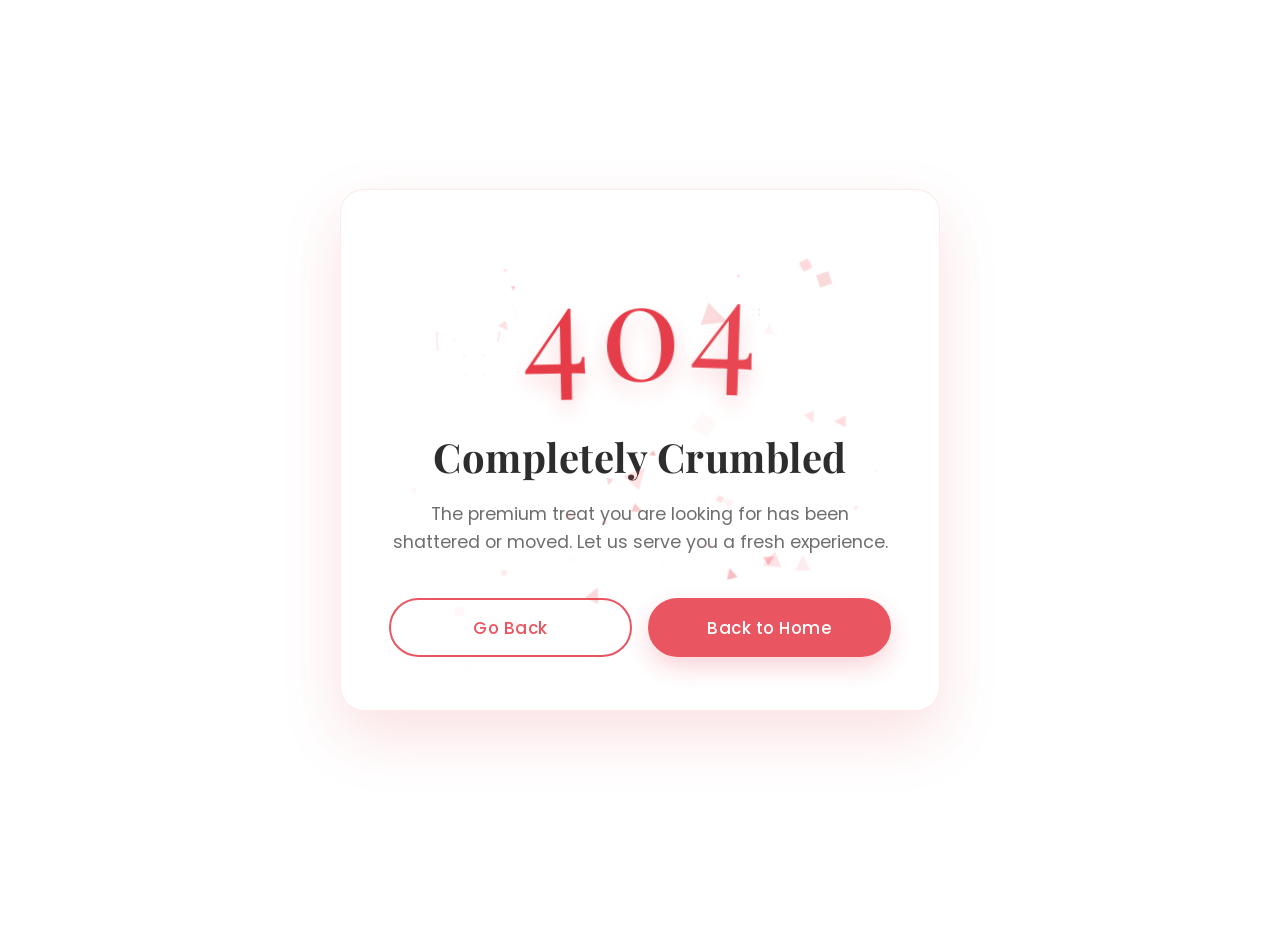
<file: 404page.html>
<!DOCTYPE html>
<html lang="en">

<head>
    <meta charset="UTF-8">
    <meta name="viewport" content="width=device-width, initial-scale=1.0">
    <title>404 - Page Not Found | Stackly Bakery</title>
    <link
        href="https://fonts.googleapis.com/css2?family=Playfair+Display:ital,wght@0,700;1,700&family=Poppins:wght@300;400;500;600&display=swap"
        rel="stylesheet">
    <style>
        * {
            margin: 0;
            padding: 0;
            box-sizing: border-box;
        }

         
        html {
            overflow: hidden;
            width: 100%;
            height: 100%;
        }

        body {
            font-family: 'Poppins', sans-serif;
            height: 100vh;
            height: 100dvh;
             
            width: 100%;
            display: flex;
            align-items: center;
            justify-content: center;
            position: fixed;
             
            top: 0;
            left: 0;
            padding: 1rem;
            overflow: hidden;
             
             
        }

        .bg-image {
            position: absolute;
            inset: -5%;
            background: url('https://images.unsplash.com/photo-1565958011703-44f9829ba187?ixlib=rb-4.0.3&auto=format&fit=crop&w=1920&q=80') center/cover no-repeat;
            z-index: 0;
        }

        .bg-overlay {
            position: absolute;
            inset: 0;
             
            backdrop-filter: blur(8px);
            -webkit-backdrop-filter: blur(8px);
            z-index: 1;
        }

        .card {
            background: #ffffff;
            width: 100%;
            max-width: 600px;
            padding: 3.5rem 3rem;
            border-radius: 24px;
            text-align: center;
            position: relative;
            z-index: 2;
            box-shadow: 0 25px 60px rgba(230, 57, 70, 0.15);
            opacity: 0;
            visibility: hidden;
            border: 1px solid rgba(230, 57, 70, 0.1);
        }

        .shatter-container {
            position: relative;
            height: 160px;
            display: flex;
            align-items: center;
            justify-content: center;
            margin-bottom: 1.5rem;
        }

        .error-digits {
            display: flex;
            gap: 10px;
            z-index: 2;
        }

        .digit {
            font-family: 'Playfair Display', serif;
            font-size: clamp(4.5rem, 15vw, 8.5rem);
            color: #E63946;
            line-height: 1;
            text-shadow: 0 10px 20px rgba(230, 57, 70, 0.2);
            display: inline-block;
        }

        .shard {
            position: absolute;
            background: #E63946;
            top: 50%;
            left: 50%;
            transform-origin: center;
            z-index: 1;
        }

        h2 {
            font-family: 'Playfair Display', serif;
            font-size: clamp(1.6rem, 5vw, 2.5rem);
            color: #2B2B2B;
            margin-bottom: 1rem;
            letter-spacing: 0.5px;
        }

        p {
            font-size: clamp(0.95rem, 3vw, 1.1rem);
            color: #666666;
            line-height: 1.6;
            margin-bottom: 2.5rem;
            font-weight: 400;
        }

        .btn-group {
            display: flex;
            gap: 1rem;
            justify-content: center;
            width: 100%;
        }

        .btn {
            padding: 0.9rem 2rem;
            border-radius: 50px;
            font-weight: 500;
            font-size: clamp(0.9rem, 2.5vw, 1.05rem);
            text-decoration: none;
            transition: all 0.4s cubic-bezier(0.165, 0.84, 0.44, 1);
            flex: 1;
            display: inline-flex;
            justify-content: center;
            align-items: center;
            letter-spacing: 0.5px;
            white-space: nowrap;
        }

        .btn-outline {
            border: 2px solid #E63946;
            color: #E63946;
            background: #ffffff;
        }

        .btn-outline:hover {
            background: #E63946;
            color: #ffffff;
            transform: translateY(-4px);
            box-shadow: 0 10px 20px rgba(230, 57, 70, 0.2);
        }

        .btn-solid {
            border: 2px solid #E63946;
            background: #E63946;
            color: #ffffff;
            box-shadow: 0 10px 25px rgba(230, 57, 70, 0.25);
        }

        .btn-solid:hover {
            background: #ffffff;
            color: #E63946;
            transform: translateY(-4px);
            box-shadow: 0 15px 35px rgba(230, 57, 70, 0.3);
        }

         
        @media screen and (max-width: 768px) {
            .card {
                padding: 3rem 2rem;
            }
        }

        @media screen and (max-width: 480px) {
            .card {
                padding: 2.5rem 1.25rem;
                border-radius: 20px;
                max-width: 90%;
                 
            }

            .shatter-container {
                height: 110px;
                margin-bottom: 1rem;
            }

            .btn-group {
                flex-direction: column;
                gap: 0.85rem;
            }

            .btn {
                width: 100%;
                padding: 0.85rem 1.5rem;
            }

            p {
                margin-bottom: 2rem;
            }
        }
    </style>
</head>

<body>

    <div class="bg-image"></div>
    <div class="bg-overlay"></div>

    <div class="card">
        <div class="shatter-container" id="shatterBox">
            <div class="error-digits">
                <div class="digit">4</div>
                <div class="digit">0</div>
                <div class="digit">4</div>
            </div>
        </div>
        <h2 class="gsap-text">Completely Crumbled</h2>
        <p class="gsap-text">The premium treat you are looking for has been shattered or moved. Let us serve you a fresh
            experience.</p>

        <div class="btn-group gsap-text">
            <a href="javascript:history.back()" class="btn btn-outline">Go Back</a>
             
            <a href="index.html" class="btn btn-solid">Back to Home</a>
        </div>
    </div>

     
    <script src="https://cdnjs.cloudflare.com/ajax/libs/gsap/3.12.2/gsap.min.js"></script>
    <script>
        document.addEventListener("DOMContentLoaded", () => {
            gsap.to(".bg-image", {
                scale: 1.1,
                duration: 20,
                ease: "sine.inOut",
                yoyo: true,
                repeat: -1
            });

            gsap.set(".card", { visibility: "visible" });

            gsap.fromTo(".card",
                { opacity: 0, y: 60, scale: 0.95 },
                { opacity: 1, y: 0, scale: 1, duration: 1.2, ease: "power4.out" }
            );

            gsap.fromTo(".gsap-text",
                { opacity: 0, y: 20 },
                { opacity: 1, y: 0, duration: 1, stagger: 0.15, ease: "power2.out", delay: 0.6 }
            );

            const shatterBox = document.getElementById('shatterBox');
            const colors = ['#E63946', '#FF4D5A', '#FFFFFF', '#FFB3B8'];
            const shards = [];

 
            const isMobile = window.innerWidth <= 480;
            const shardCount = isMobile ? 25 : 45;

            for (let i = 0; i < shardCount; i++) {
                const shard = document.createElement('div');
                shard.classList.add('shard');

                const size = Math.random() * 12 + 5;
                shard.style.width = `${size}px`;
                shard.style.height = `${size}px`;
                shard.style.backgroundColor = colors[Math.floor(Math.random() * colors.length)];

                const clipPaths = [
                    'polygon(50% 0%, 0% 100%, 100% 100%)',
                    'polygon(0 0, 100% 0, 50% 100%)',
                    'polygon(0 50%, 100% 0, 100% 100%)',
                    'polygon(50% 0%, 100% 50%, 50% 100%, 0% 50%)'
                ];
                shard.style.clipPath = clipPaths[Math.floor(Math.random() * clipPaths.length)];

                if (shard.style.backgroundColor === 'rgb(255, 255, 255)') {
                    shard.style.border = '1px solid #E63946';
                }

                shatterBox.appendChild(shard);
                shards.push(shard);
            }

            const scatterDistance = isMobile ? 250 : 500;

            gsap.fromTo(shards,
                { x: 0, y: 0, rotation: 0, opacity: 1, scale: 0 },
                {
                    x: () => (Math.random() - 0.5) * scatterDistance,
                    y: () => (Math.random() - 0.2) * scatterDistance,
                    rotation: () => Math.random() * 720 - 360,
                    opacity: 0,
                    scale: () => Math.random() * 1.5 + 0.5,
                    duration: () => Math.random() * 1.5 + 1.5,
                    ease: "power3.out",
                    delay: 0.3,
                    stagger: 0.01
                }
            );

            gsap.fromTo(".digit",
                { y: -100, opacity: 0, rotation: () => Math.random() * -30 },
                {
                    y: 0,
                    opacity: 1,
                    rotation: () => (Math.random() - 0.5) * 15,
                    duration: 1.2,
                    ease: "bounce.out",
                    delay: 0.2,
                    stagger: 0.1
                }
            );
        });
    </script>
</body>

</html>
</file>
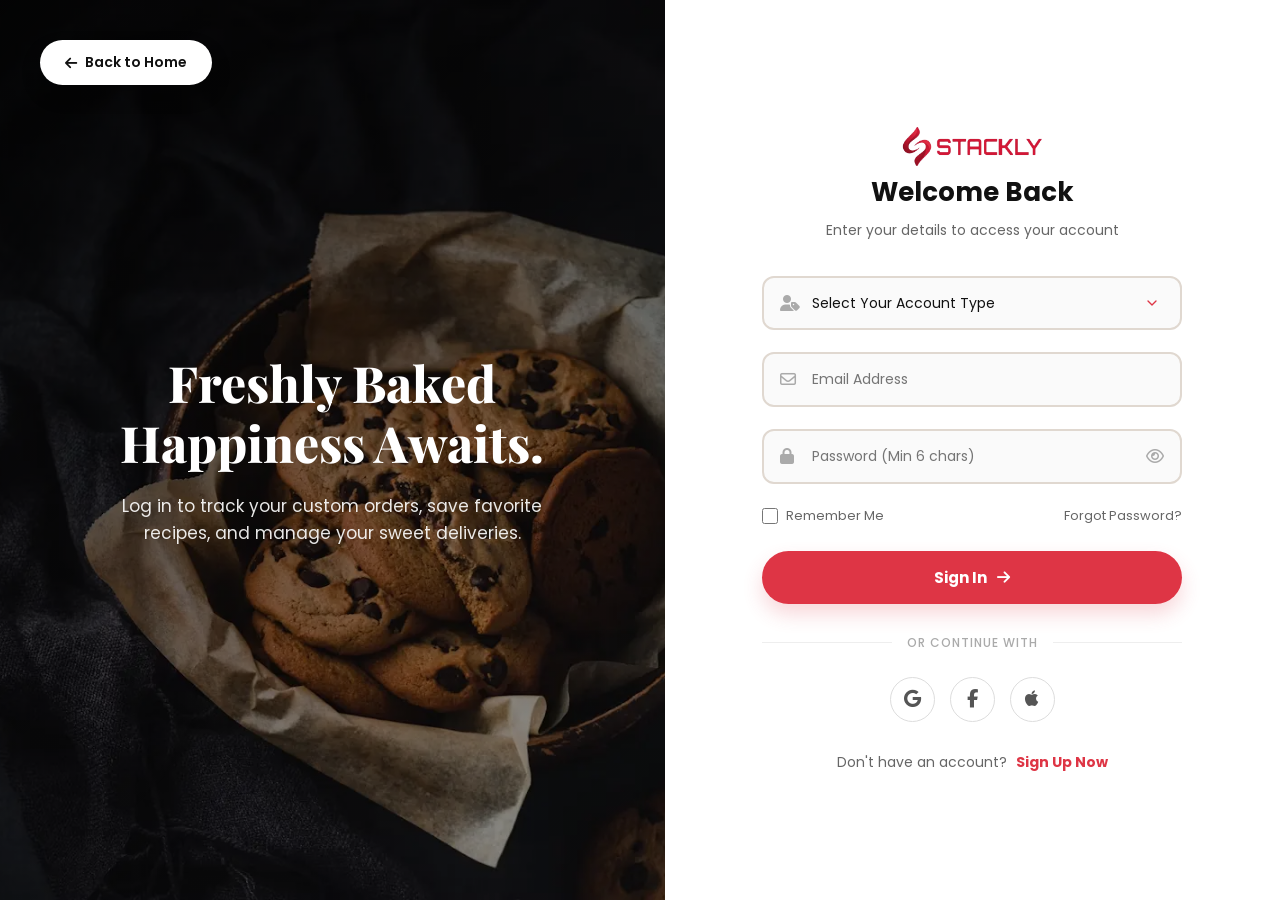
<file: login.html>
<!DOCTYPE html>
<html lang="en">

<head>
    <meta charset="UTF-8">
    <meta name="viewport" content="width=device-width, initial-scale=1.0">
    <title>Login | Sweet Crumbs Bakery</title>


    <link
        href="https://fonts.googleapis.com/css2?family=Playfair+Display:wght@500;700;800&family=Poppins:wght@300;400;500;600;700&display=swap"
        rel="stylesheet">


    <link rel="stylesheet" href="https://cdnjs.cloudflare.com/ajax/libs/font-awesome/6.4.0/css/all.min.css">


    <script src="https://cdnjs.cloudflare.com/ajax/libs/gsap/3.12.2/gsap.min.js"></script>

    <style>
        :root {
            --primary-red: #de3545;
            --dark-text: #111111;
            --gray-text: #666666;
            --bg-cream: #fcf9f5;
            --error-red: #e74c3c;
            --input-border: #e0d8d0;

            --font-title: 'Playfair Display', serif;
            --font-text: 'Poppins', sans-serif;
        }

        * {
            margin: 0;
            padding: 0;
            box-sizing: border-box;
        }

        body {
            font-family: var(--font-text);
            background-color: var(--bg-cream);
            color: var(--dark-text);
            min-height: 100vh;
            display: flex;
            overflow-x: hidden;
        }

        .login-section {
            display: flex;
            width: 100%;
            min-height: 100vh;
            position: relative;
        }


        .login-left {
            flex: 1.2;
            position: relative;
            background: url('./asset/a17.webp') center/cover no-repeat;
            display: flex;
            align-items: center;
            justify-content: center;
            padding: 40px;
        }

        .login-left::before {
            content: '';
            position: absolute;
            top: 0;
            left: 0;
            width: 100%;
            height: 100%;
            background: linear-gradient(135deg, rgba(0, 0, 0, 0.8) 0%, rgba(0, 0, 0, 0.3) 100%);
        }


        .back-home {
            position: absolute;
            top: 40px;
            left: 40px;
            font-size: 14px;
            font-weight: 600;
            color: #111;
            text-decoration: none;
            display: flex;
            align-items: center;
            gap: 8px;
            background: #ffffff;
            padding: 12px 25px;
            border-radius: 50px;
            transition: all 0.3s ease;
            z-index: 5;
            box-shadow: 0 10px 20px rgba(0, 0, 0, 0.2);
        }

        .back-home:hover {
            background: var(--primary-red);
            color: #ffffff;
            transform: translateY(-3px);
            box-shadow: 0 15px 25px rgba(222, 53, 69, 0.4);
        }


        .left-content {
            position: relative;
            z-index: 2;
            color: #ffffff;
            text-align: center;
            animation: floatUpDown 4s ease-in-out infinite;
        }

        @keyframes floatUpDown {

            0%,
            100% {
                transform: translateY(0);
            }

            50% {
                transform: translateY(-15px);
            }
        }

        .left-content h2 {
            font-family: var(--font-title);
            font-size: 50px;
            font-weight: 800;
            line-height: 1.2;
            margin-bottom: 20px;
        }

        .left-content p {
            font-size: 17px;
            color: rgba(255, 255, 255, 0.9);
            max-width: 450px;
            margin: 0 auto;
            line-height: 1.6;
        }


        .login-right {
            flex: 1;
            background: #ffffff;
            display: flex;
            align-items: center;
            justify-content: center;
            padding: 40px 5%;
            position: relative;
        }

        .form-wrapper {
            width: 100%;
            max-width: 420px;
        }


        .form-header {
            text-align: center;
            margin-bottom: 35px;
        }

        .temp-logo {
            font-size: 32px;
            font-weight: 800;
            color: var(--primary-red);
            margin-bottom: 10px;
            display: inline-block;
            font-family: var(--font-title);
        }

        .temp-logo i {
            margin-right: 5px;
        }

        .form-header h3 {
            font-size: 26px;
            font-weight: 700;
            margin-bottom: 8px;
            color: #111;
        }

        .form-header p {
            font-size: 14px;
            color: var(--gray-text);
        }


        .input-group {
            margin-bottom: 22px;
            position: relative;
        }

        .input-wrapper {
            position: relative;
            width: 100%;
        }

        .input-wrapper i.left-icon {
            position: absolute;
            left: 18px;
            top: 50%;
            transform: translateY(-50%);
            color: #aaa;
            font-size: 16px;
            transition: color 0.3s;
        }

        .input-wrapper select,
        .input-wrapper input {
            width: 100%;
            padding: 15px 20px 15px 48px;
            border: 2px solid var(--input-border);
            border-radius: 12px;
            font-size: 14px;
            font-family: var(--font-text);
            color: var(--dark-text);
            background: #fafafa;
            outline: none;
            transition: all 0.3s ease;
        }

        .input-wrapper select {
            appearance: none;
            cursor: pointer;
            background-image: url("data:image/svg+xml;charset=UTF-8,%3Csvg xmlns='http://www.w3.org/2000/svg' viewBox='0 0 24 24' fill='none' stroke='%23de3545' stroke-width='2' stroke-linecap='round' stroke-linejoin='round'%3E%3Cpolyline points='6 9 12 15 18 9'%3E%3C/polyline%3E%3C/svg%3E");
            background-repeat: no-repeat;
            background-position: right 20px center;
            background-size: 16px;
        }

        .input-wrapper input:focus,
        .input-wrapper select:focus {
            border-color: var(--primary-red);
            background: #ffffff;
            box-shadow: 0 5px 15px rgba(222, 53, 69, 0.1);
        }

        .input-wrapper input:focus~i.left-icon,
        .input-wrapper select:focus~i.left-icon {
            color: var(--primary-red);
        }

        input[type="password"]::-ms-reveal,
        input[type="password"]::-ms-clear {
            display: none !important;
        }

        .toggle-password {
            position: absolute;
            right: 18px;
            top: 50%;
            transform: translateY(-50%);
            color: #aaa;
            cursor: pointer;
            font-size: 16px;
            transition: color 0.3s;
        }

        .toggle-password:hover {
            color: var(--primary-red);
        }


        .error-message {
            color: var(--error-red);
            font-size: 12px;
            margin-top: 6px;
            margin-left: 5px;
            font-weight: 500;
            display: none;
        }

        .input-group.error .input-wrapper input,
        .input-group.error .input-wrapper select {
            border-color: var(--error-red);
            background: #fff5f5;
            animation: shake 0.4s ease-in-out;
        }

        .input-group.error .error-message {
            display: block;
        }

        .input-group.error .input-wrapper i.left-icon {
            color: var(--error-red);
        }

        @keyframes shake {

            0%,
            100% {
                transform: translateX(0);
            }

            25%,
            75% {
                transform: translateX(-5px);
            }

            50% {
                transform: translateX(5px);
            }
        }


        .form-options {
            display: flex;
            justify-content: space-between;
            align-items: center;
            margin-bottom: 25px;
            font-size: 13px;
        }

        .remember {
            display: flex;
            align-items: center;
            gap: 8px;
            color: var(--gray-text);
            cursor: pointer;
        }

        .remember input {
            accent-color: var(--primary-red);
            width: 16px;
            height: 16px;
            cursor: pointer;
        }

        .forgot-link {
            color: var(--gray-text);
            text-decoration: none;
            transition: color 0.3s;
        }

        .forgot-link:hover {
            color: var(--primary-red);
        }

        .submit-btn {
            width: 100%;
            padding: 15px;
            background-color: var(--primary-red);
            color: #fff;
            border: none;
            border-radius: 50px;
            font-family: var(--font-text);
            font-weight: 700;
            font-size: 15px;
            cursor: pointer;
            transition: all 0.3s;
            display: flex;
            justify-content: center;
            align-items: center;
            gap: 10px;
            box-shadow: 0 10px 20px rgba(222, 53, 69, 0.2);
        }

        .submit-btn:hover {
            background-color: #c82333;
            transform: translateY(-3px);
            box-shadow: 0 15px 25px rgba(222, 53, 69, 0.3);
        }


        .divider {
            display: flex;
            align-items: center;
            text-align: center;
            margin: 30px 0 25px;
            color: #aaa;
            font-size: 12px;
            font-weight: 500;
            letter-spacing: 1px;
            text-transform: uppercase;
        }

        .divider::before,
        .divider::after {
            content: '';
            flex: 1;
            border-bottom: 1px solid #eee;
        }

        .divider:not(:empty)::before {
            margin-right: 15px;
        }

        .divider:not(:empty)::after {
            margin-left: 15px;
        }

        .social-logins {
            display: flex;
            justify-content: center;
            gap: 15px;
        }

        .social-btn {
            width: 45px;
            height: 45px;
            border-radius: 50%;
            background: #ffffff;
            border: 1px solid #ddd;
            display: flex;
            align-items: center;
            justify-content: center;
            color: #555;
            font-size: 18px;
            text-decoration: none;
            transition: all 0.3s ease;
        }

        .social-btn:hover {
            background-color: var(--primary-red);
            border-color: var(--primary-red);
            color: #fff;
            transform: translateY(-3px);
        }

        .signup-link {
            text-align: center;
            margin-top: 30px;
            font-size: 14px;
            color: var(--gray-text);
        }

        .signup-link a {
            color: var(--primary-red);
            font-weight: 700;
            text-decoration: none;
            margin-left: 5px;
        }

        .signup-link a:hover {
            text-decoration: underline;
        }

        @media screen and (max-width: 992px) {
            .login-left {
                position: absolute;
                top: 0;
                left: 0;
                width: 100%;
                height: 100%;
                z-index: 1;
                padding: 20px;
                align-items: flex-start;
            }

            .left-content {
                display: none;
            }

            .back-home {
                top: 20px;
                left: 20px;
                padding: 10px 20px;
                font-size: 13px;
            }

            .login-right {
                background: transparent;
                z-index: 2;
                padding: 100px 5% 40px;
                min-height: 100vh;
                align-items: center;
            }

            .form-wrapper {
                background: rgba(255, 255, 255, 0.95);
                backdrop-filter: blur(15px);
                -webkit-backdrop-filter: blur(15px);
                padding: 40px 30px;
                border-radius: 20px;
                box-shadow: 0 20px 50px rgba(0, 0, 0, 0.3);
            }
        }

        @media screen and (max-width: 576px) {
            .form-wrapper {
                padding: 35px 20px;
            }

            .form-header h3 {
                font-size: 24px;
            }

            .back-home {
                background: rgba(255, 255, 255, 0.9);
            }
        }

        .logo {
            width: 140px;
        }
    </style>
</head>

<body>

    <div class="login-section">


        <div class="login-left gs-left">


            <a href="index.html" class="back-home"><i class="fas fa-arrow-left"></i> Back to Home</a>


            <div class="left-content">
                <h2>Freshly Baked <br>Happiness Awaits.</h2>
                <p>Log in to track your custom orders, save favorite recipes, and manage your sweet deliveries.</p>
            </div>
        </div>


        <div class="login-right gs-right">

            <div class="form-wrapper">

                <div class="form-header">
                    <a href="index.html"><img src="./asset/redlogo.webp" alt="logo" class="logo"></a>
                    <h3>Welcome Back</h3>
                    <p>Enter your details to access your account</p>
                </div>

                <form id="bakeryLoginForm" novalidate>


                    <div class="input-group" id="roleGroup">
                        <div class="input-wrapper">
                            <i class="fas fa-user-tag left-icon"></i>
                            <select id="role">
                                <option value="" disabled selected>Select Your Account Type</option>
                                <option value="customer">Customer (Order & Track Cakes)</option>
                                <option value="admin">Bakery Staff (Manage Orders)</option>
                            </select>
                        </div>
                        <div class="error-message" id="roleError">Please select your account type.</div>
                    </div>


                    <div class="input-group" id="emailGroup">
                        <div class="input-wrapper">
                            <i class="far fa-envelope left-icon"></i>
                            <input type="email" id="email" placeholder="Email Address" autocomplete="off">
                        </div>
                        <div class="error-message" id="emailError">Please enter a valid email address.</div>
                    </div>


                    <div class="input-group" id="passwordGroup">
                        <div class="input-wrapper">
                            <i class="fas fa-lock left-icon"></i>
                            <input type="password" id="password" placeholder="Password (Min 6 chars)">
                            <i class="far fa-eye toggle-password" id="togglePassword"></i>
                        </div>
                        <div class="error-message" id="passwordError">Password must be at least 6 characters.</div>
                    </div>


                    <div class="form-options">
                        <label class="remember">
                            <input type="checkbox"> Remember Me
                        </label>
                        <a href="404page.html" class="forgot-link">Forgot Password?</a>
                    </div>


                    <button type="submit" class="submit-btn">
                        <span>Sign In</span> <i class="fas fa-arrow-right"></i>
                    </button>
                </form>

                <div class="divider">Or Continue With</div>

                <div class="social-logins">
                    <a href="404page.html" class="social-btn"><i class="fab fa-google"></i></a>
                    <a href="404page.html" class="social-btn"><i class="fab fa-facebook-f"></i></a>
                    <a href="404page.html" class="social-btn"><i class="fab fa-apple"></i></a>

                </div>

                <div class="signup-link">
                    Don't have an account? <a href="signup.html">Sign Up Now</a>
                </div>

            </div>
        </div>

    </div>


    <script>
        document.addEventListener("DOMContentLoaded", () => {


            const isMobile = window.innerWidth <= 992;

            if (!isMobile) {

                gsap.fromTo(".gs-left",
                    { opacity: 0, x: -50 },
                    { opacity: 1, x: 0, duration: 1, ease: "power3.out" }
                );
                gsap.fromTo(".gs-right",
                    { opacity: 0, x: 50 },
                    { opacity: 1, x: 0, duration: 1, ease: "power3.out", delay: 0.2 }
                );
            } else {

                gsap.fromTo(".form-wrapper",
                    { opacity: 0, y: 30 },
                    { opacity: 1, y: 0, duration: 0.8, ease: "power3.out", delay: 0.2 }
                );
            }


            gsap.fromTo(".form-wrapper > *",
                { opacity: 0, y: 20 },
                { opacity: 1, y: 0, duration: 0.6, stagger: 0.1, ease: "power2.out", delay: 0.5, clearProps: "all" }
            );


            const loginForm = document.getElementById("bakeryLoginForm");
            const roleInput = document.getElementById("role");
            const emailInput = document.getElementById("email");
            const passwordInput = document.getElementById("password");

            const roleGroup = document.getElementById("roleGroup");
            const emailGroup = document.getElementById("emailGroup");
            const passwordGroup = document.getElementById("passwordGroup");


            const togglePassword = document.getElementById("togglePassword");
            if (togglePassword) {
                togglePassword.addEventListener("click", function () {
                    const type = passwordInput.getAttribute("type") === "password" ? "text" : "password";
                    passwordInput.setAttribute("type", type);
                    this.classList.toggle("fa-eye");
                    this.classList.toggle("fa-eye-slash");
                });
            }


            if (roleInput) roleInput.addEventListener("change", () => roleGroup.classList.remove("error"));
            if (emailInput) emailInput.addEventListener("input", () => emailGroup.classList.remove("error"));
            if (passwordInput) passwordInput.addEventListener("input", () => passwordGroup.classList.remove("error"));


            if (loginForm) {
                loginForm.addEventListener("submit", (e) => {
                    e.preventDefault();
                    let isValid = true;


                    if (roleInput.value === "") {
                        roleGroup.classList.add("error");
                        isValid = false;
                    }


                    const emailRegex = /^[^\s@]+@[^\s@]+\.[^\s@]+$/;
                    if (!emailRegex.test(emailInput.value.trim())) {
                        emailGroup.classList.add("error");
                        isValid = false;
                    }


                    if (passwordInput.value.trim().length < 6) {
                        passwordGroup.classList.add("error");
                        isValid = false;
                    }


                    if (isValid) {

                        sessionStorage.setItem('userEmail', emailInput.value.trim());

                        const btn = document.querySelector(".submit-btn");
                        btn.innerHTML = '<i class="fas fa-spinner fa-spin"></i> <span>Authenticating...</span>';
                        btn.style.opacity = "0.8";
                        btn.style.pointerEvents = "none";

                        const selectedRole = roleInput.value;


                        setTimeout(() => {
                            if (selectedRole === "customer") {
                                window.location.href = "customer_data.html";
                            } else if (selectedRole === "admin") {
                                window.location.href = "bakery_staff_data.html";
                            }
                        }, 1500);
                    }
                });
            }
        });
    </script>
</body>

</html>
</file>
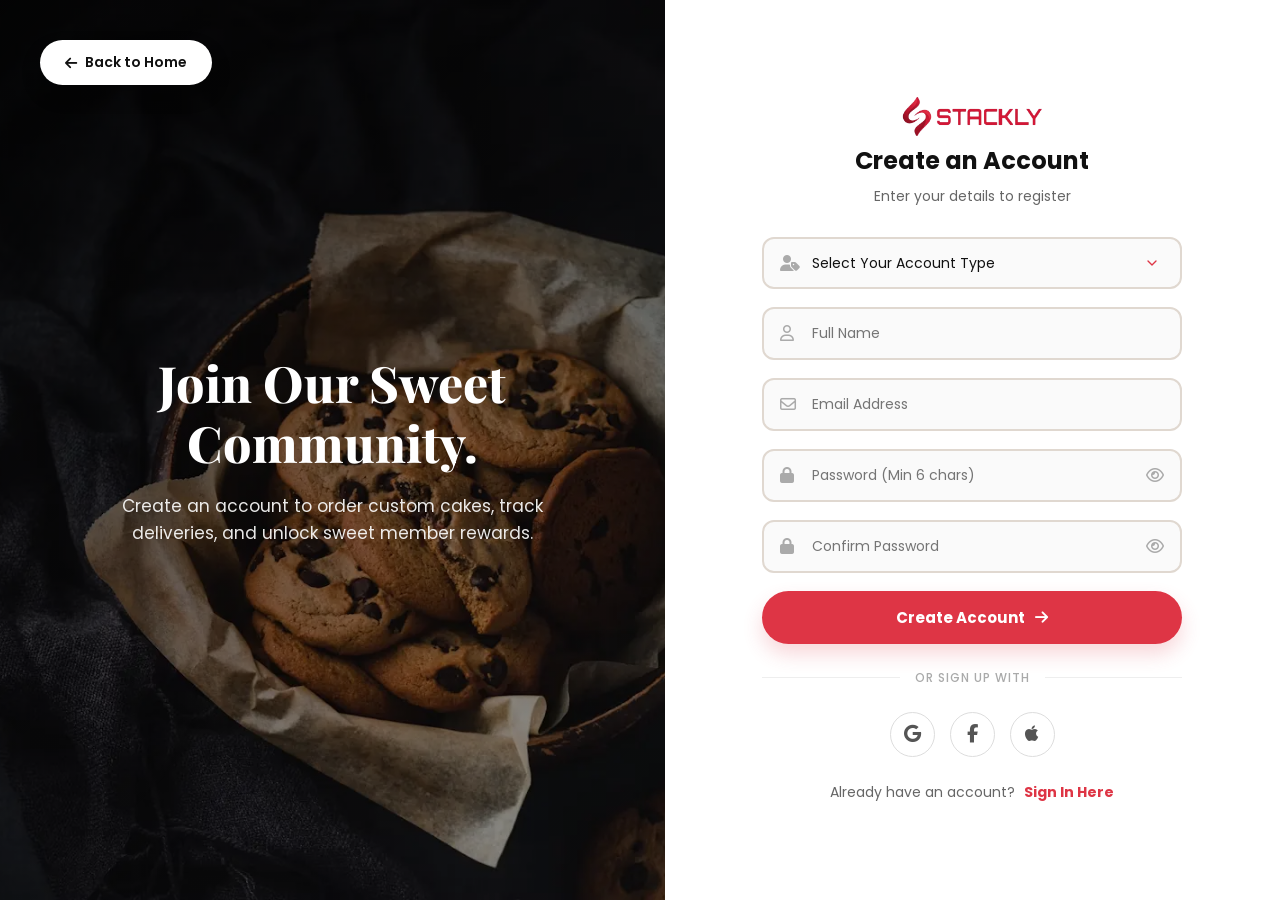
<file: signup.html>
<!DOCTYPE html>
<html lang="en">

<head>
    <meta charset="UTF-8">
    <meta name="viewport" content="width=device-width, initial-scale=1.0">
    <title>Sign Up | Sweet Crumbs Bakery</title>


    <link
        href="https://fonts.googleapis.com/css2?family=Playfair+Display:wght@500;700;800&family=Poppins:wght@300;400;500;600;700&display=swap"
        rel="stylesheet">


    <link rel="stylesheet" href="https://cdnjs.cloudflare.com/ajax/libs/font-awesome/6.4.0/css/all.min.css">


    <script src="https://cdnjs.cloudflare.com/ajax/libs/gsap/3.12.2/gsap.min.js"></script>

    <style>
        :root {
            --primary-red: #de3545;
            --dark-text: #111111;
            --gray-text: #666666;
            --bg-cream: #fcf9f5;
            --error-red: #e74c3c;
            --input-border: #e0d8d0;

            --font-title: 'Playfair Display', serif;
            --font-text: 'Poppins', sans-serif;
        }

        * {
            margin: 0;
            padding: 0;
            box-sizing: border-box;
        }

        body {
            font-family: var(--font-text);
            background-color: var(--bg-cream);
            color: var(--dark-text);
            min-height: 100vh;
            display: flex;
            overflow-x: hidden;
        }

        .login-section {
            display: flex;
            width: 100%;
            min-height: 100vh;
            position: relative;
        }


        .login-left {
            flex: 1.2;
            position: relative;
            background: url('./asset/a17.webp') center/cover no-repeat;
            display: flex;
            align-items: center;
            justify-content: center;
            padding: 40px;
        }

        .login-left::before {
            content: '';
            position: absolute;
            top: 0;
            left: 0;
            width: 100%;
            height: 100%;
            background: linear-gradient(135deg, rgba(0, 0, 0, 0.8) 0%, rgba(0, 0, 0, 0.3) 100%);
        }


        .back-home {
            position: absolute;
            top: 40px;
            left: 40px;
            font-size: 14px;
            font-weight: 600;
            color: #111;
            text-decoration: none;
            display: flex;
            align-items: center;
            gap: 8px;
            background: #ffffff;
            padding: 12px 25px;
            border-radius: 50px;
            transition: all 0.3s ease;
            z-index: 5;
            box-shadow: 0 10px 20px rgba(0, 0, 0, 0.2);
        }

        .back-home:hover {
            background: var(--primary-red);
            color: #ffffff;
            transform: translateY(-3px);
            box-shadow: 0 15px 25px rgba(222, 53, 69, 0.4);
        }


        .left-content {
            position: relative;
            z-index: 2;
            color: #ffffff;
            text-align: center;
            animation: floatUpDown 4s ease-in-out infinite;
        }

        @keyframes floatUpDown {

            0%,
            100% {
                transform: translateY(0);
            }

            50% {
                transform: translateY(-15px);
            }
        }

        .left-content h2 {
            font-family: var(--font-title);
            font-size: 50px;
            font-weight: 800;
            line-height: 1.2;
            margin-bottom: 20px;
        }

        .left-content p {
            font-size: 17px;
            color: rgba(255, 255, 255, 0.9);
            max-width: 450px;
            margin: 0 auto;
            line-height: 1.6;
        }


        .login-right {
            flex: 1;
            background: #ffffff;
            display: flex;
            align-items: center;
            justify-content: center;
            padding: 40px 5%;
            position: relative;
        }

        .form-wrapper {
            width: 100%;
            max-width: 420px;
        }


        .form-header {
            text-align: center;
            margin-bottom: 30px;
        }

        .temp-logo {
            font-size: 28px;
            font-weight: 800;
            color: var(--primary-red);
            margin-bottom: 10px;
            display: inline-block;
            font-family: var(--font-title);
        }

        .temp-logo i {
            margin-right: 5px;
        }

        .form-header h3 {
            font-size: 24px;
            font-weight: 700;
            margin-bottom: 8px;
            color: #111;
        }

        .form-header p {
            font-size: 14px;
            color: var(--gray-text);
        }


        .input-group {
            margin-bottom: 18px;
            position: relative;
        }

        .input-wrapper {
            position: relative;
            width: 100%;
        }

        .input-wrapper i.left-icon {
            position: absolute;
            left: 18px;
            top: 50%;
            transform: translateY(-50%);
            color: #aaa;
            font-size: 16px;
            transition: color 0.3s;
        }

        .input-wrapper select,
        .input-wrapper input {
            width: 100%;
            padding: 14px 20px 14px 48px;
            border: 2px solid var(--input-border);
            border-radius: 12px;
            font-size: 14px;
            font-family: var(--font-text);
            color: var(--dark-text);
            background: #fafafa;
            outline: none;
            transition: all 0.3s ease;
        }

        .input-wrapper select {
            appearance: none;
            cursor: pointer;
            background-image: url("data:image/svg+xml;charset=UTF-8,%3Csvg xmlns='http://www.w3.org/2000/svg' viewBox='0 0 24 24' fill='none' stroke='%23de3545' stroke-width='2' stroke-linecap='round' stroke-linejoin='round'%3E%3Cpolyline points='6 9 12 15 18 9'%3E%3C/polyline%3E%3C/svg%3E");
            background-repeat: no-repeat;
            background-position: right 20px center;
            background-size: 16px;
        }

        .input-wrapper input:focus,
        .input-wrapper select:focus {
            border-color: var(--primary-red);
            background: #ffffff;
            box-shadow: 0 5px 15px rgba(222, 53, 69, 0.1);
        }

        .input-wrapper input:focus~i.left-icon,
        .input-wrapper select:focus~i.left-icon {
            color: var(--primary-red);
        }


        input[type="password"]::-ms-reveal,
        input[type="password"]::-ms-clear {
            display: none !important;
        }

        .toggle-password {
            position: absolute;
            right: 18px;
            top: 50%;
            transform: translateY(-50%);
            color: #aaa;
            cursor: pointer;
            font-size: 16px;
            transition: color 0.3s;
        }

        .toggle-password:hover {
            color: var(--primary-red);
        }


        .error-message {
            color: var(--error-red);
            font-size: 12px;
            margin-top: 6px;
            margin-left: 5px;
            font-weight: 500;
            display: none;
        }

        .input-group.error .input-wrapper input,
        .input-group.error .input-wrapper select {
            border-color: var(--error-red);
            background: #fff5f5;
            animation: shake 0.4s ease-in-out;
        }

        .input-group.error .error-message {
            display: block;
        }

        .input-group.error .input-wrapper i.left-icon {
            color: var(--error-red);
        }

        @keyframes shake {

            0%,
            100% {
                transform: translateX(0);
            }

            25%,
            75% {
                transform: translateX(-5px);
            }

            50% {
                transform: translateX(5px);
            }
        }


        .submit-btn {
            width: 100%;
            padding: 15px;
            background-color: var(--primary-red);
            color: #fff;
            border: none;
            border-radius: 50px;
            font-family: var(--font-text);
            font-weight: 700;
            font-size: 15px;
            cursor: pointer;
            transition: all 0.3s;
            display: flex;
            justify-content: center;
            align-items: center;
            gap: 10px;
            box-shadow: 0 10px 20px rgba(222, 53, 69, 0.2);
            margin-top: 10px;
        }

        .submit-btn:hover {
            background-color: #c82333;
            transform: translateY(-3px);
            box-shadow: 0 15px 25px rgba(222, 53, 69, 0.3);
        }


        .divider {
            display: flex;
            align-items: center;
            text-align: center;
            margin: 25px 0;
            color: #aaa;
            font-size: 12px;
            font-weight: 500;
            letter-spacing: 1px;
            text-transform: uppercase;
        }

        .divider::before,
        .divider::after {
            content: '';
            flex: 1;
            border-bottom: 1px solid #eee;
        }

        .divider:not(:empty)::before {
            margin-right: 15px;
        }

        .divider:not(:empty)::after {
            margin-left: 15px;
        }


        .social-logins {
            display: flex;
            justify-content: center;
            gap: 15px;
        }

        .social-btn {
            width: 45px;
            height: 45px;
            border-radius: 50%;
            background: #ffffff;
            border: 1px solid #ddd;
            display: flex;
            align-items: center;
            justify-content: center;
            color: #555;
            font-size: 18px;
            text-decoration: none;
            transition: all 0.3s ease;
        }

        .social-btn:hover {
            background-color: var(--primary-red);
            border-color: var(--primary-red);
            color: #fff;
            transform: translateY(-3px);
        }

        .signup-link {
            text-align: center;
            margin-top: 25px;
            font-size: 14px;
            color: var(--gray-text);
        }

        .signup-link a {
            color: var(--primary-red);
            font-weight: 700;
            text-decoration: none;
            margin-left: 5px;
        }

        .signup-link a:hover {
            text-decoration: underline;
        }

        @media screen and (max-width: 992px) {
            .login-left {
                position: absolute;
                top: 0;
                left: 0;
                width: 100%;
                height: 100%;
                z-index: 1;
                padding: 20px;
                align-items: flex-start;
            }

            .left-content {
                display: none;
            }

            .back-home {
                top: 20px;
                left: 20px;
                padding: 10px 20px;
                font-size: 13px;
            }

            .login-right {
                background: transparent;
                z-index: 2;
                padding: 100px 5% 40px;
                min-height: 100vh;
                align-items: center;
            }

            .form-wrapper {
                background: rgba(255, 255, 255, 0.95);
                backdrop-filter: blur(15px);
                -webkit-backdrop-filter: blur(15px);
                padding: 40px 30px;
                border-radius: 20px;
                box-shadow: 0 20px 50px rgba(0, 0, 0, 0.3);
            }
        }

        @media screen and (max-width: 576px) {
            .form-wrapper {
                padding: 35px 20px;
            }

            .form-header h3 {
                font-size: 22px;
            }

            .back-home {
                background: rgba(255, 255, 255, 0.9);
            }
        }

        .logo {
            width: 140px;
        }
    </style>
</head>

<body>

    <div class="login-section">


        <div class="login-left gs-left">
            <a href="index.html" class="back-home"><i class="fas fa-arrow-left"></i> Back to Home</a>
            <div class="left-content">
                <h2>Join Our Sweet <br>Community.</h2>
                <p>Create an account to order custom cakes, track deliveries, and unlock sweet member rewards.</p>
            </div>
        </div>


        <div class="login-right gs-right">

            <div class="form-wrapper">

                <div class="form-header">
                    <a href="index.html"><img src="./asset/redlogo.webp" alt="logo" class="logo"></a>
                    <h3>Create an Account</h3>
                    <p>Enter your details to register</p>
                </div>

                <form id="bakeryRegisterForm" novalidate>


                    <div class="input-group" id="regRoleGroup">
                        <div class="input-wrapper">
                            <i class="fas fa-user-tag left-icon"></i>
                            <select id="reg-role">
                                <option value="" disabled selected>Select Your Account Type</option>
                                <option value="customer">Customer (Order & Track Cakes)</option>
                                <option value="admin">Bakery Staff (Manage Orders)</option>
                            </select>
                        </div>
                        <div class="error-message" id="roleError">Please select your account type.</div>
                    </div>


                    <div class="input-group" id="regNameGroup">
                        <div class="input-wrapper">
                            <i class="far fa-user left-icon"></i>
                            <input type="text" id="reg-name" placeholder="Full Name" autocomplete="off">
                        </div>
                        <div class="error-message" id="nameError">Please enter a valid name (No numbers).</div>
                    </div>


                    <div class="input-group" id="regEmailGroup">
                        <div class="input-wrapper">
                            <i class="far fa-envelope left-icon"></i>
                            <input type="email" id="reg-email" placeholder="Email Address" autocomplete="off">
                        </div>
                        <div class="error-message" id="emailError">Please enter a valid email address.</div>
                    </div>


                    <div class="input-group" id="regPasswordGroup">
                        <div class="input-wrapper">
                            <i class="fas fa-lock left-icon"></i>
                            <input type="password" id="reg-password" placeholder="Password (Min 6 chars)">
                            <i class="far fa-eye toggle-password" data-target="reg-password"></i>
                        </div>
                        <div class="error-message" id="passwordError">Password must be at least 6 characters.</div>
                    </div>


                    <div class="input-group" id="regConfirmGroup">
                        <div class="input-wrapper">
                            <i class="fas fa-lock left-icon"></i>
                            <input type="password" id="reg-confirm" placeholder="Confirm Password">
                            <i class="far fa-eye toggle-password" data-target="reg-confirm"></i>
                        </div>
                        <div class="error-message" id="confirmError">Passwords do not match.</div>
                    </div>


                    <button type="submit" class="submit-btn">
                        <span>Create Account</span> <i class="fas fa-arrow-right"></i>
                    </button>
                </form>


                <div class="divider">Or Sign Up With</div>
                <div class="social-logins">
                    <a href="404page.html" class="social-btn"><i class="fab fa-google"></i></a>
                    <a href="404page.html" class="social-btn"><i class="fab fa-facebook-f"></i></a>
                    <a href="404page.html" class="social-btn"><i class="fab fa-apple"></i></a>
                </div>

                <div class="signup-link">
                    Already have an account? <a href="login.html">Sign In Here</a>
                </div>

            </div>
        </div>

    </div>


    <script>
        document.addEventListener("DOMContentLoaded", () => {

            const isMobile = window.innerWidth <= 992;

            if (!isMobile) {
                gsap.fromTo(".gs-left", { opacity: 0, x: -50 }, { opacity: 1, x: 0, duration: 1, ease: "power3.out" });
                gsap.fromTo(".gs-right", { opacity: 0, x: 50 }, { opacity: 1, x: 0, duration: 1, ease: "power3.out", delay: 0.2 });
            } else {
                gsap.fromTo(".form-wrapper", { opacity: 0, y: 30 }, { opacity: 1, y: 0, duration: 0.8, ease: "power3.out", delay: 0.2 });
            }

            gsap.fromTo(".form-wrapper > *",
                { opacity: 0, y: 20 },
                { opacity: 1, y: 0, duration: 0.6, stagger: 0.1, ease: "power2.out", delay: 0.5, clearProps: "all" }
            );


            const regForm = document.getElementById("bakeryRegisterForm");
            const roleInput = document.getElementById("reg-role");
            const nameInput = document.getElementById("reg-name");
            const emailInput = document.getElementById("reg-email");
            const passwordInput = document.getElementById("reg-password");
            const confirmInput = document.getElementById("reg-confirm");

            const roleGroup = document.getElementById("regRoleGroup");
            const nameGroup = document.getElementById("regNameGroup");
            const emailGroup = document.getElementById("regEmailGroup");
            const passwordGroup = document.getElementById("regPasswordGroup");
            const confirmGroup = document.getElementById("regConfirmGroup");


            const toggleIcons = document.querySelectorAll(".toggle-password");
            toggleIcons.forEach(icon => {
                icon.addEventListener("click", function () {
                    const targetId = this.getAttribute("data-target");
                    const targetInput = document.getElementById(targetId);

                    const type = targetInput.getAttribute("type") === "password" ? "text" : "password";
                    targetInput.setAttribute("type", type);

                    this.classList.toggle("fa-eye");
                    this.classList.toggle("fa-eye-slash");
                });
            });


            nameInput.addEventListener("input", function () {
                // [^a-zA-Z\s] -> இது letters மற்றும் space-அ தவிர வேற எத டைப் பண்ணாலும் remove பண்ணிடும்
                this.value = this.value.replace(/[^a-zA-Z\s]/g, ''); 
                nameGroup.classList.remove("error");
            });


            roleInput.addEventListener("change", () => roleGroup.classList.remove("error"));
            emailInput.addEventListener("input", () => emailGroup.classList.remove("error"));
            passwordInput.addEventListener("input", () => passwordGroup.classList.remove("error"));
            confirmInput.addEventListener("input", () => confirmGroup.classList.remove("error"));


            regForm.addEventListener("submit", (e) => {
                e.preventDefault();
                let isValid = true;


                if (roleInput.value === "") {
                    roleGroup.classList.add("error");
                    isValid = false;
                }


                if (nameInput.value.trim().length < 2) {
                    nameGroup.classList.add("error");
                    isValid = false;
                }


                const emailRegex = /^[^\s@]+@[^\s@]+\.[^\s@]+$/;
                if (!emailRegex.test(emailInput.value.trim())) {
                    emailGroup.classList.add("error");
                    isValid = false;
                }


                if (passwordInput.value.trim().length < 6) {
                    passwordGroup.classList.add("error");
                    isValid = false;
                }


                if (confirmInput.value.trim() === "" || confirmInput.value.trim() !== passwordInput.value.trim()) {
                    confirmGroup.classList.add("error");
                    isValid = false;
                }


                if (isValid) {
                    const btn = document.querySelector(".submit-btn");
                    btn.innerHTML = '<i class="fas fa-spinner fa-spin"></i> <span>Creating Account...</span>';
                    btn.style.opacity = "0.8";
                    btn.style.pointerEvents = "none";


                    setTimeout(() => {
                        window.location.href = "login.html";
                    }, 1500);
                }
            });
        });
    </script>
</body>

</html>
</file>
